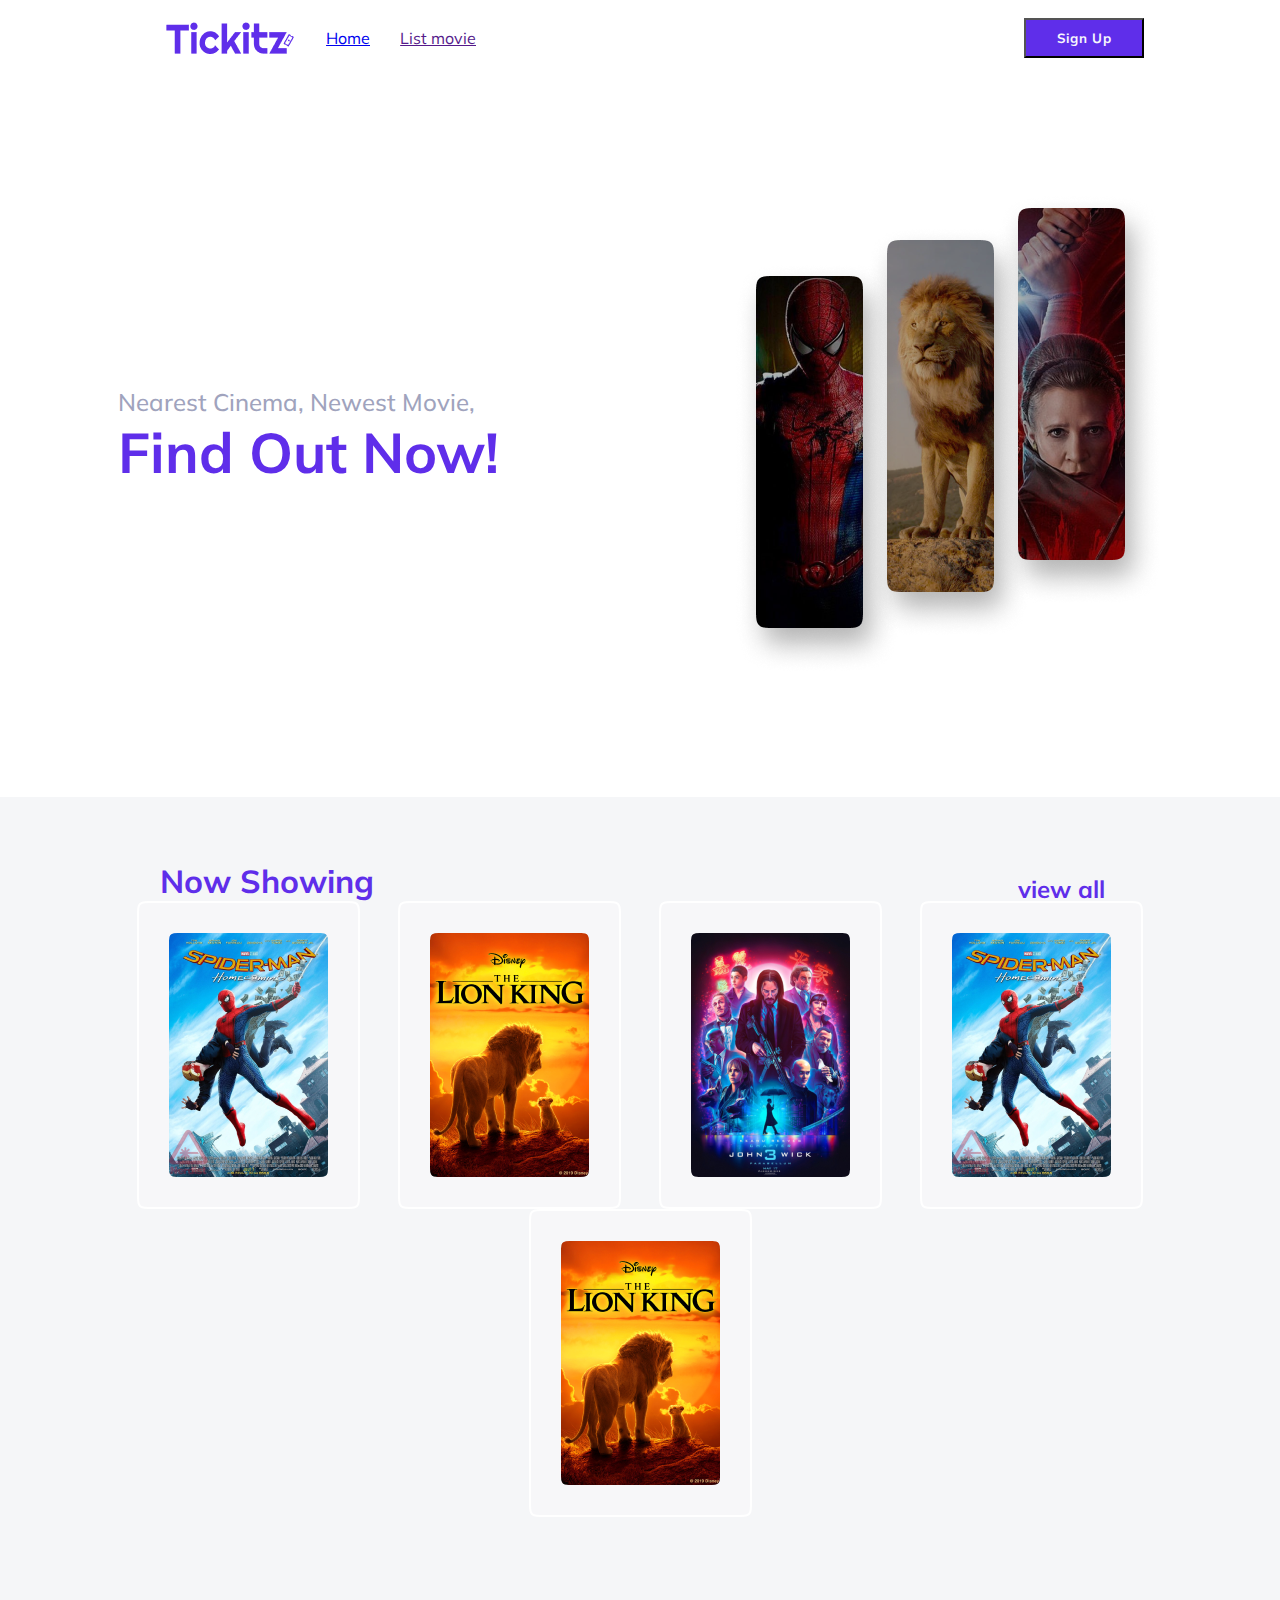
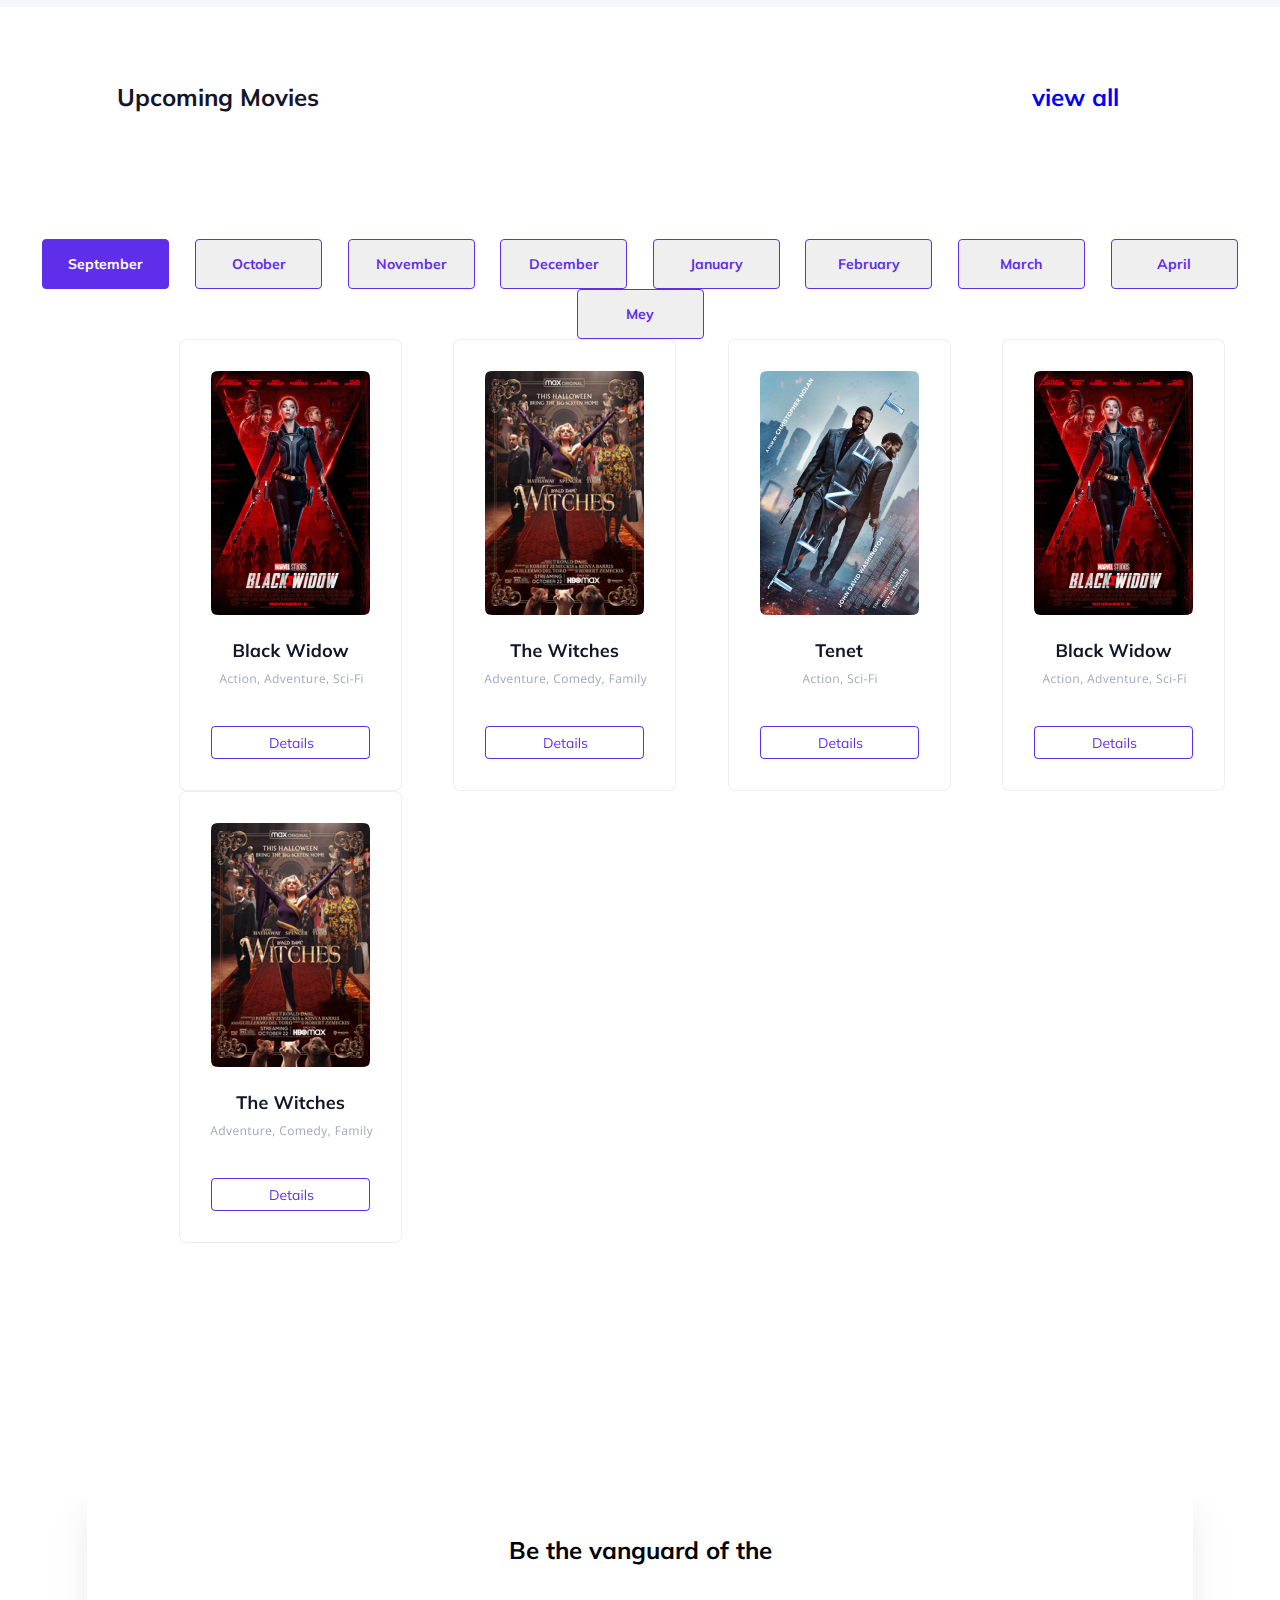
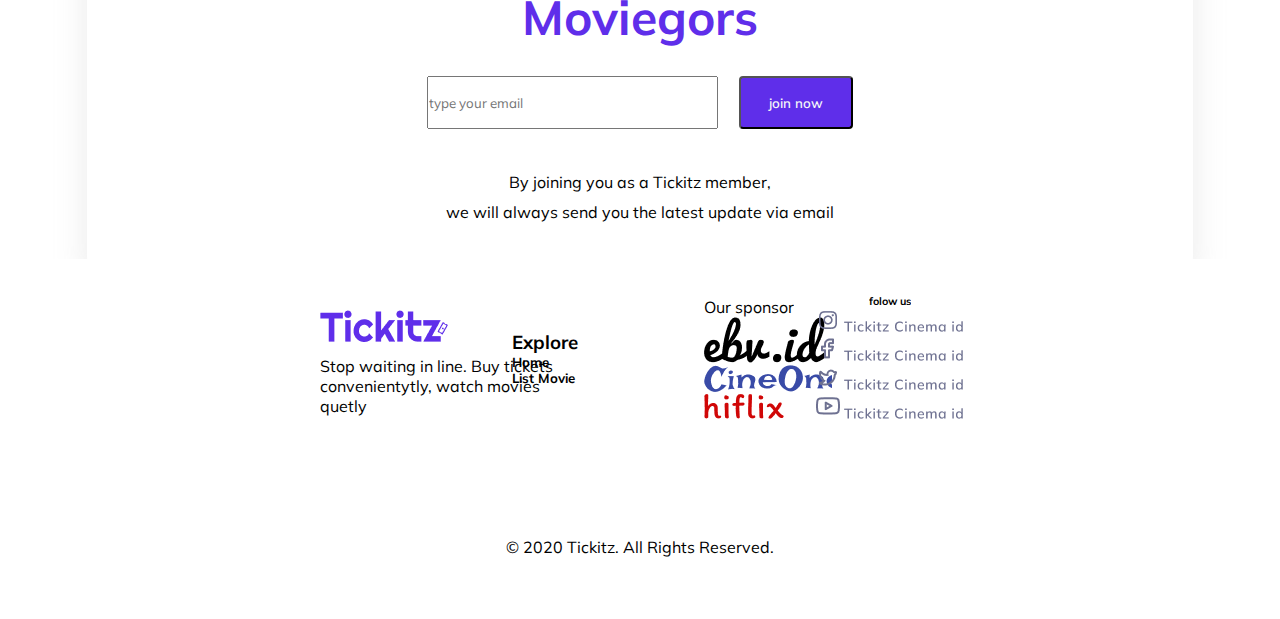
<file: index.html>
<!DOCTYPE html>
<html lang="en">

<head>
  <meta charset="UTF-8" />
  <meta name="viewport" content="width=device-width, initial-scale=1.0" />
  <title>Home page</title>
  <!-- file css home-->
  <link rel="stylesheet" href="css/style.css" />
  <!-- fonts inter-->
  <link rel="preconnect" href="https://fonts.googleapis.com" />
  <link rel="preconnect" href="https://fonts.gstatic.com" crossorigin />
  <linkw
    href="https://fonts.googleapis.com/css2?family=Inter:ital,opsz,wght@0,14..32,100..900;1,14..32,100..900&display=swap"
    rel="stylesheet" />
  <!--- fonts Mulish-->
  <link rel="preconnect" href="https://fonts.googleapis.com">
  <link rel="preconnect" href="https://fonts.gstatic.com" crossorigin>
  <link href="https://fonts.googleapis.com/css2?family=Mulish:ital,wght@0,200..1000;1,200..1000&display=swap"
    rel="stylesheet">
    
</head>

<body>
  <header class="navbar">
    <div class="imgTic"><img id="fotoTictac" src="vendor/Tickitz2.png" alt="">
      <a id="home" href="http://127.0.0.1:5500/project%20bootcamp/home.html">Home</a>
      <a id="list" href="">List movie</a>
    </div>
    <div class="SignUp">
      <a href="file:///C:/VISUAL/First/Bootcamp/project%20bootcamp/Ticketz/SingUp.html">
        <button id="btn1" type="submit">Sign Up</button>
      </a>
    </div>  
    </header>
  <article class="sampul">
    <div class="sampul-nav">
      <div class="kiri">
        <h5 id="h5">Nearest Cinema, Newest Movie,</h5>
        <h2 id="h2">Find Out Now!</h2>
      </div>
      <div class="kanan">
        <img src="vendor/Group 15.png" alt="foto sampul kanan">
      </div>
    </div>
    <nav class="nav2">
      <div class="kiri2">
        <h2 id="now">Now Showing</h2>
      </div>
      <div class="kanan2">
        <h4 id="view">view all</h4>
      </div>
      <div class="img">
        <img src="vendor/Card Movies v1.png" alt="foto 1">
        <img src="vendor/Card Movies v1-2.png" alt="foto 2">
        <img src="vendor/Card Movies v1-4.png" alt="foto 3">
        <img src="vendor/Card Movies v1.png" alt="foto 4">
        <img src="vendor/Card Movies v1-2.png" alt="foto 4">
      </div>
    </nav>
  </article>
  <main class="main1">
    <div class="nav3">
      <div class="kiri3">
        <h5 id="Upcoming">Upcoming Movies</h5>
      </div>
      <div class="kanan3">
        <h6 id="all">view all</h6>
      </div>
    </div>
    <div class="mont">
      <button class="sep">September</button>
      <button>October</button>
      <button>November</button>
      <button>December</button>
      <button>January</button>
      <button>February</button>
      <button>March</button>
      <button>April</button>
      <button>Mey</button>
      <div class="art2-film">
        <img src="vendor/art2-M1.png" alt="foto 1">
        <img src="vendor/art2-M2.png" alt="foto 2">
        <img src="vendor/art2-M3.png" alt="foto 3">
        <img src="vendor/art2-M1.png" alt="foto 4">
        <img src="vendor/art2-M2.png" alt="foto 5">
      </div>
    </div>
    <div class="kontak">
      <div class="box">
        <div class="text1">
          <h4 id="Be">Be the vanguard of the</h4>
          <h2 id="Movi">Moviegors</h2>
          <div id="bttn1">
            <input id="jo" type="button" value="join now">
            <input id="in" type="text" placeholder="type your email">
          </div>
          <p id="By">By joining you as a Tickitz member, </p>
          <p>we will always send you the latest update via email
          </p>
        </div>
      </div>
    </div>
    </div>
  </main>
  <footer class="footer">
    <div class="footer1">
      <img src="vendor/Tickitz2.png" alt="">
      <p>Stop waiting in line. Buy tickets</p>
      <p>convenientytly, watch movies quetly</p>
    </div>
    <div class="footer2">
      <h3>Explore</h3>
      <h5>Home</h5>
      <h5>List Movie</h5>
    </div>
    <div class="footer3">
      <p>Our sponsor</p>
      <img src="vendor/ebv.id 2.png" alt="img Ebv">
      <img src="vendor/CineOne21 2.png" alt="img Cine">
      <img src="vendor/hiflix 2.png" alt="hiflix">
    </div>
    <div class="footer4">
      <h6>folow us</h6>
      <div class="intagram">
        <img src="vendor/bx_bxl-instagram.png" alt="">
        <img src="vendor/Tickitz Cinema id.png" alt="">
      </div>
      <div class="facebook">
        <img src="vendor/eva_facebook-outline.png" alt="">
        <img src="vendor/Tickitz Cinema id.png" alt="">
      </div>
      <div class="twiter">
        <img src="vendor/eva_twitter-outline.png" alt="">
        <img src="vendor/Tickitz Cinema id.png" alt="">
      </div>
      <div class="youtube">
        <img src="vendor/feather_youtube.png" alt="">
        <img src="vendor/Tickitz Cinema id.png" alt="">
      </div>
    </div>
    <p id="Rights">© 2020 Tickitz. All Rights Reserved.</p>
  </footer>
</body>
</html>
</file>
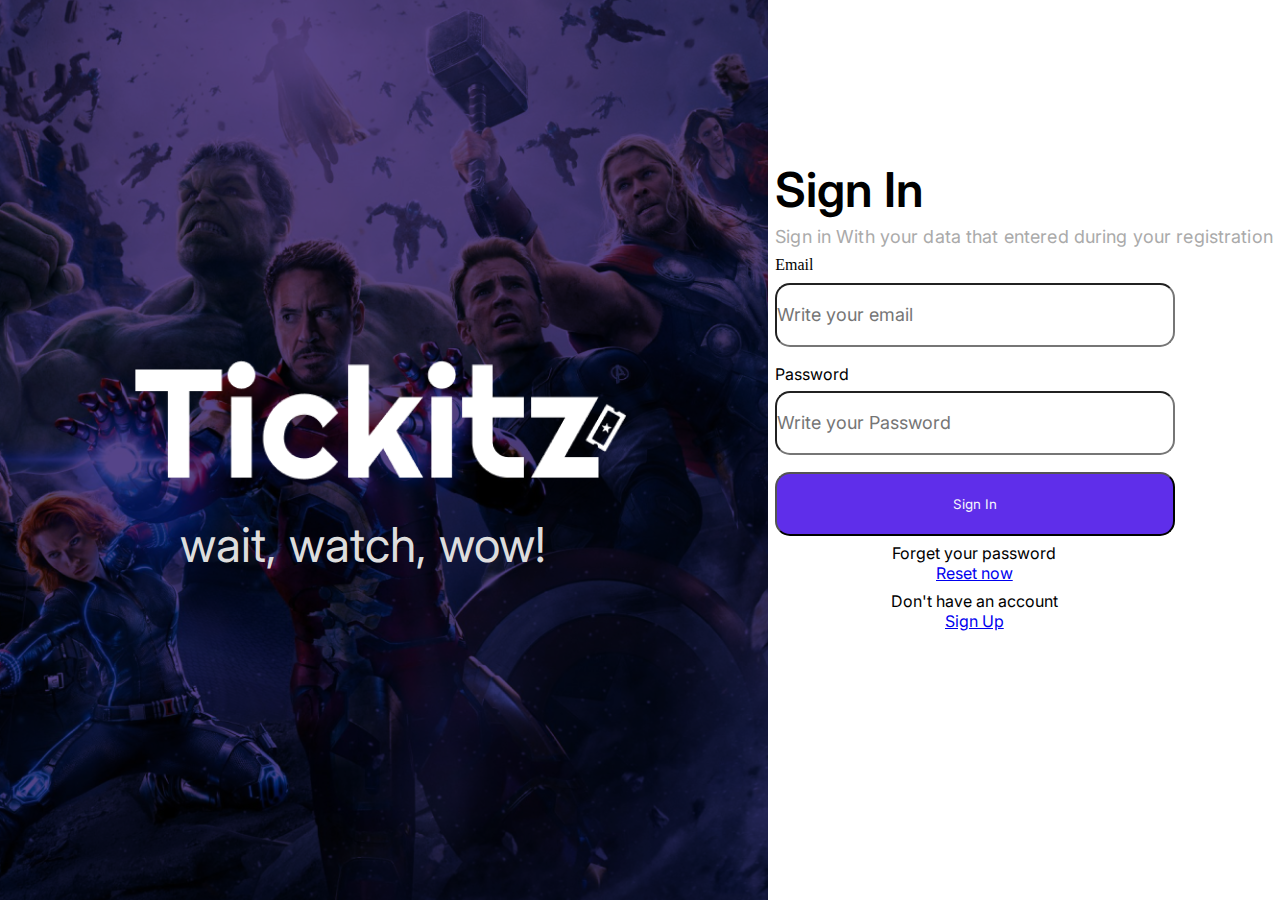
<file: SignIn.html>
<!DOCTYPE html>
<html lang="en">

<head>
  <meta charset="UTF-8" />
  <meta name="viewport" content="width=device-width, initial-scale=1.0" />
  <title>Sign In Tickitz</title>
  <!-- file css-->
  <link rel="stylesheet" href="css/Signin.css" />
  <link rel="preconnect" href="https://fonts.googleapis.com" />
  <link rel="preconnect" href="https://fonts.gstatic.com" crossorigin />
  <link
    href="https://fonts.googleapis.com/css2?family=Inter:ital,opsz,wght@0,14..32,100..900;1,14..32,100..900&display=swap"
    rel="stylesheet" />
</head>

<body>
  <section class="container">
    <div class="kiri">
      <img src="vendor/Tickitz1.png" alt="img Tickitz" />
      <p>wait, watch, wow!</p>
    </div>
    <div class="kanan">
      <div class="input">
        <h1 id="kataSign">Sign In</h1>
        <p id="sign2">Sign in With your data that entered during your registration</p>
        <label id="label" for="">Email</label>
        <input id="email" type="text" placeholder="Write your email" />
        <label for="">Password</label>
        <input id="pass" type="password" placeholder="Write your Password" />
        <button id="btn" type="button">Sign In</button>
        <p class="rest2">Forget your password <a href="http://">Reset now</a></p>
        <p class="rest2">Don't have an account <a href="http://">Sign Up</a></p>
      </div>
    </div>
  </section>
</body>

</html>
</file>
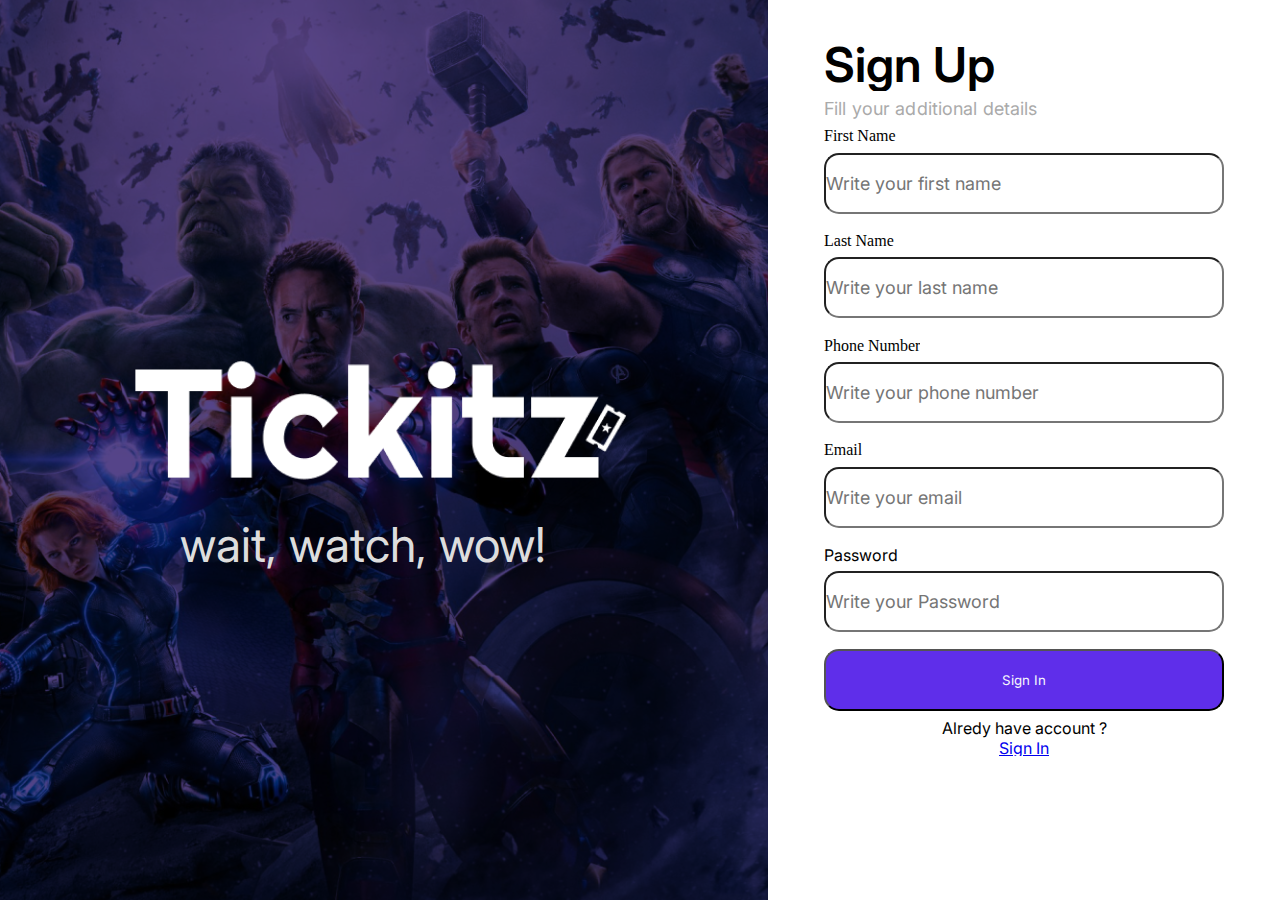
<file: SingUp.html>
<!DOCTYPE html>
<html lang="en">

<head>
  <meta charset="UTF-8" />
  <meta name="viewport" content="width=device-width, initial-scale=1.0" />
  <title>Sign Up</title>
  <link rel="stylesheet" href="css/Signin.css" />
  <link rel="preconnect" href="https://fonts.googleapis.com" />
  <link rel="preconnect" href="https://fonts.gstatic.com" crossorigin />
  <link
    href="https://fonts.googleapis.com/css2?family=Inter:ital,opsz,wght@0,14..32,100..900;1,14..32,100..900&display=swap"
    rel="stylesheet" />
</head>

<body>
  <section class="container">
    <div class="kiri">
      <img src="vendor/Tickitz1.png" alt="" />
      <p>wait, watch, wow!</p>
    </div>
    <div class="kanan">
      <div class="input">
        <h1 id="kataSign">Sign Up</h1>
        <p id="sign2">Fill your additional details</p>
        <label id="label" for="">First Name</label>
        <input id="email" type="text" placeholder="Write your first name" />
        <label id="label" for="">Last Name</label>
        <input id="email" type="text" placeholder="Write your last name" />
        <label id="label" for="">Phone Number</label>
        <input id="email" type="text" placeholder="Write your phone number" />
        <label id="label" for="">Email</label>
        <input id="email" type="text" placeholder="Write your email" />
        <label class="signIn-p-pass" for="">Password</label>
        <input id="email" type="password" placeholder="Write your Password" />
        <button id="btn" class="button-sign" type="button">Sign In</button>
        <p class="rest">
          Alredy have account ?<a href="http://127.0.0.1:5500/project%20bootcamp/signin.html">Sign In</a>
        </p>
      </div>
    </div>
  </section>
</body>

</html>
</file>
<file: css/style.css>
* {
  margin: 0;
  padding: 0;
  box-sizing: border-box;
  overflow-x: hidden;
  font-family: "mulish";
}

@import url("https://fonts.googleapis.com/css2?family=Mulish:wght@200;300;400;500;600;700;800;900&display=swap");

.navbar {
  display: flex;
  font-family: 'mulish';
  padding: 1%;
  justify-content: space-around;
  align-items: center;
}

.imgTic {
  width: 80%;
  display: flex;
  position: relative;
  align-items: center;
  gap: 3%;
  left: 10%;
}

.home {
  font-size: 1, 5rem;
  font-weight: 600;
}

.SignUp {
  width: auto;
  right: 6%;
  position: relative;
  justify-content: end;
  align-items: end;
}

.SignUp button {
  width: 120px;
  height: 40px;
  font-weight: 700;
  line-height: 24px;
  letter-spacing: 0.75px;
  margin-right: 20px;
  color: rgba(247, 247, 252, 1);
  background-color: rgba(95, 46, 234, 1);
  margin-right: 20px;
}
#btn1:hover {
  cursor: pointer;
}

.sampul-nav {
  display: flex;
  height: 80vh;
  top: 8%;
  justify-content: space-around;
  align-items: center;
  flex-wrap: wrap;
}

.kiri {
  align-items: center;
}

#h5 {
  flex-basis: 364px;
  font-size: 24px;
  font-weight: 500;
  color: rgba(160, 163, 189, 1);
}

#h2 {
  font-weight: 700;
  font-size: 56px;
  color: rgba(95, 46, 234, 1);
}

.nav2 {
  height: 90vh;
  width: auto;
  display: flex;
  justify-content: center;
  align-items: center;
  flex-wrap: wrap;
  background-color: rgba(245, 246, 248, 1);
}

.kiri2 {
  width: 50%;
  display: flex;
  justify-content: center;
}

.kanan2 {
  width: 50%;
  display: flex;
  position: relative;
  top: 5%;
  justify-content: end;
}

#now {
  width: 50%;
  right: 13%;
  margin-top: 10%;
  display: flex;
  font-weight: 700;
  font-size: 2rem;
  color: rgba(95, 46, 234, 1);
}

#view {
  width: 50%;
  left: 9%;
  position: relative;
  display: flex;
  font-size: 1.5rem;
  color: rgba(95, 46, 234, 1);
}

.img {
  width: 80%;
  gap: 2%;
  margin-bottom: 15%;
  display: flex;
  flex-wrap: wrap;
  align-items: center;
  justify-content: space-around;
}

.nav3 {
  height: 40vh;
  display: flex;
}

.kiri3 {
  width: 50%;
  right: 8%;
  height: 20vh;
  display: flex;
  position: relative;
  align-items: center;
  justify-content: center;
}

.kanan3 {
  width: 50%;
  height: 20vh;
  left: 9%;
  display: flex;
  position: relative;
  align-items: center;
  justify-content: center;
}

#Upcoming {
  height: auto;
  font-size: 24px;
  font-weight: 700;
  color: rgba(20, 20, 43, 1);
}

#all {
  font-size: 1.5rem;
  font-weight: 700;
  color: blue;
}

.mont {
  height: 80vh;
  margin-top: -10%;
  height: auto;
  display: flex;
  flex-wrap: wrap;
  flex-direction: row;
  justify-content: center;
  margin-bottom: 20%;
  gap: 2%;
}

.mont button {
  width: 127px;
  height: 50px;
  font-weight: 700;
  font-size: 14px;
  border-radius: 4px;
  flex-wrap: wrap;
  border: 1px solid;
  text-align: center;
  color: rgba(95, 46, 234, 1);
  border-color: rgba(95, 46, 234, 1);
}

.mont button.sep {
  background-color: rgba(95, 46, 234, 1);
  color: white;
}

.art2-film {
  width: 100%;
  left: 14%;
  top: 40%;
  gap: 4%;
  display: flex;
  justify-content: start;
  position: relative;
  flex-wrap: wrap;
}

.kontak {
  height: 40vh;
  display: flex;
  justify-content: center;
  align-items: center;
}

.text1 {
  display: flex;
  flex-direction: column;
  align-items: center;
}

.box {
  height: 372px;
  width: 1106px;
  display: flex;
  border-radius: 8px;
  align-items: center;
  justify-content: center;
  background-origin: padding-box;
  box-shadow: 0px 16px 32px 0px rgba(186, 186, 186, 0.3);
}

#button {
  width: 100px;
  height: 100px;
  background-color: rgba(95, 46, 234, 1);
  color: rgba(245, 246, 248, 1);
  font-size: 14px;
  font-weight: 600;
  border-radius: 5px;
  cursor: pointer;
}

#Be {
  font-size: 1.5rem;
  color: black;
}

#Movi {
  font-size: 48px;
  font-weight: 700;
  margin: 5%;
  color: rgba(95, 46, 234, 1);
}

#bttn1 {
  margin: 2%;
  display: flex;
  flex-direction: row-reverse;
  /* align-items: center; */
  /* justify-items: center; */
  /* justify-content: center; */
  gap: 5%;
}

#jo {
  width: 120px;
  height: 53px;
  font-weight: 600;
  border-radius: 4px;
  background-color: rgba(95, 46, 234, 1);
  color: rgba(245, 246, 248, 1);
  cursor: pointer;
}

#in {
  display: flex;
  align-items: end;
  justify-items: end;
  width: 306px;
  height: 53px;
}

#By {
  margin: 8%;
  position: relative;
  top: 10;
  margin-bottom: 10px;
  gap: 10%;
}

.footer {
  height: 40vh;
  display: flex;
  gap: 5%;
  justify-content: center;
  align-items: center;
  flex-wrap: wrap;
}

.footer1 {
  width: 20%;
  position: relative;
  left: 10%;
}

.footer2 {
  width: 10%;
  display: flex;
  flex-direction: column;
  right: 5%;
}

.footer3 {
  width: 10%;
  /* gap: 5%; */
  position: relative;
  display: flex;
  flex-direction: column;
  justify-content: start;
  align-items: start;

}

.footer4 {
  width: 15%;
  right: 8%;
  position: relative;
  display: flex;
  flex-direction: column;
  justify-content: start;
  align-items: center;
}

#Rights {
  width: 40%;
  height: 20%;
  display: flex;
  justify-content: center;
  align-items: center;
}

@media only screen and (max-width: 750px) {
 #fotoTictac {
  display: none;
 }
 .nav2 {
  display: flex;
  justify-content: center;
 }
 .nav3 {
  width: 90%;
  left: 8%;
  position: relative;
  display: flex;
  justify-content: space-evenly;
  align-items: center;
 }
 .kontak {
  display: flex;
  flex-direction: column;
  justify-content: center;
 }
  footer {
    display: flex;
    flex-direction: column;
    justify-content: center;
    align-items: center;

  }
}

tommbol button ketika responive jadi icon
</file>
<file: css/Signin.css>
* {
  margin: 0;
  padding: 0;
  box-sizing: border-box;
  font-family: "inter", Times, serif;
  overflow: hidden;
}

.container {
  width: 100vw;
  height: 100vh;
  display: flex;
  flex-wrap: wrap;
}


.kiri {
  width: 60%;
  height: 100%;
  background-image: url("avnger.png");
  background-position: center;
  background-size: cover;
  background-repeat: no-repeat;
  background-color: rgba(43, 21, 107, 0.8);
  background-blend-mode: multiply;
  display: flex;
  align-items: center;
  justify-content: center;
  flex-direction: column;
}

.kiri img {
  width: 500px;
  height: 190px;
  background-size: cover;
}

.kiri p {
  width: 408px;
  height: 58px;
  font-size: 48px;
  font-weight: 400;
  line-height: 58.09px;
  color: #ddd;
  font-family: "inter";
}

.kanan {
  width: 40%;
  display: flex;
  align-items: center;
  justify-content: start;
  flex-direction: column;
}

.input {
  height: 80vh;
  width: ;
  gap: 1%;
  display: flex;
  align-items: start;
  justify-content: center;
  flex-direction: column;
  margin-top: 7%;
}

#kataSign {
  font-size: 48px;
  font-weight: 600;
  line-height: 58.09px;
  font-family: 'Inter';
}

#sign2 {
  font-size: 18px;
  font-weight: 400;
  line-height: 21.78px;
  letter-spacing: 0.007em;
  flex-direction: column;
  flex-wrap: wrap;
  font-family: 'Inter';
  color: rgba(170, 170, 170, 1);
}

#label {
  font-family: 'Mulish';
  font-size: 16px;
  font-weight: 400;
  line-height: 20.08px;
  text-align: left;
}

#email {
  width: 400px;
  height: 64px;
  font-size: 18px;
  margin-bottom: 10px;
  border-radius: 15px;
  box-sizing: border-box;
}

#pass {
  width: 400px;
  height: 64px;
  font-size: 18px;
  margin-bottom: 10px;
  border-radius: 15px;
  box-sizing: border-box;
}

#btn {
  width: 400px;
  height: 64px;
  background-color: rgba(95, 46, 234, 1);
  border-radius: 15px;
  color: rgba(247, 247, 252, 1);
}

#btn:hover {
  cursor: pointer;
}

.rest {
  width: 100%;
  gap: 2%;
  display: flex;
  flex-direction: column;
  align-items: center;
  justify-content: center;
}

.rest2 {
  width: 80%;
  gap: 8%;
  display: flex;
  flex-direction: column;
  align-items: center;
  justify-content: center;
}

@media only screen and (max-width: 750px) {
  .container {
    display: flex;
    justify-content: center;
    align-items: center;
    padding: 10vh;
  }

  .kiri {
    display: none;
  }

  .kanan {
    height: 100%;
    width: 100%;
    display: flex;
    flex-direction: column;
    text-align: center;
    justify-content: center;
  }
}
</file>
